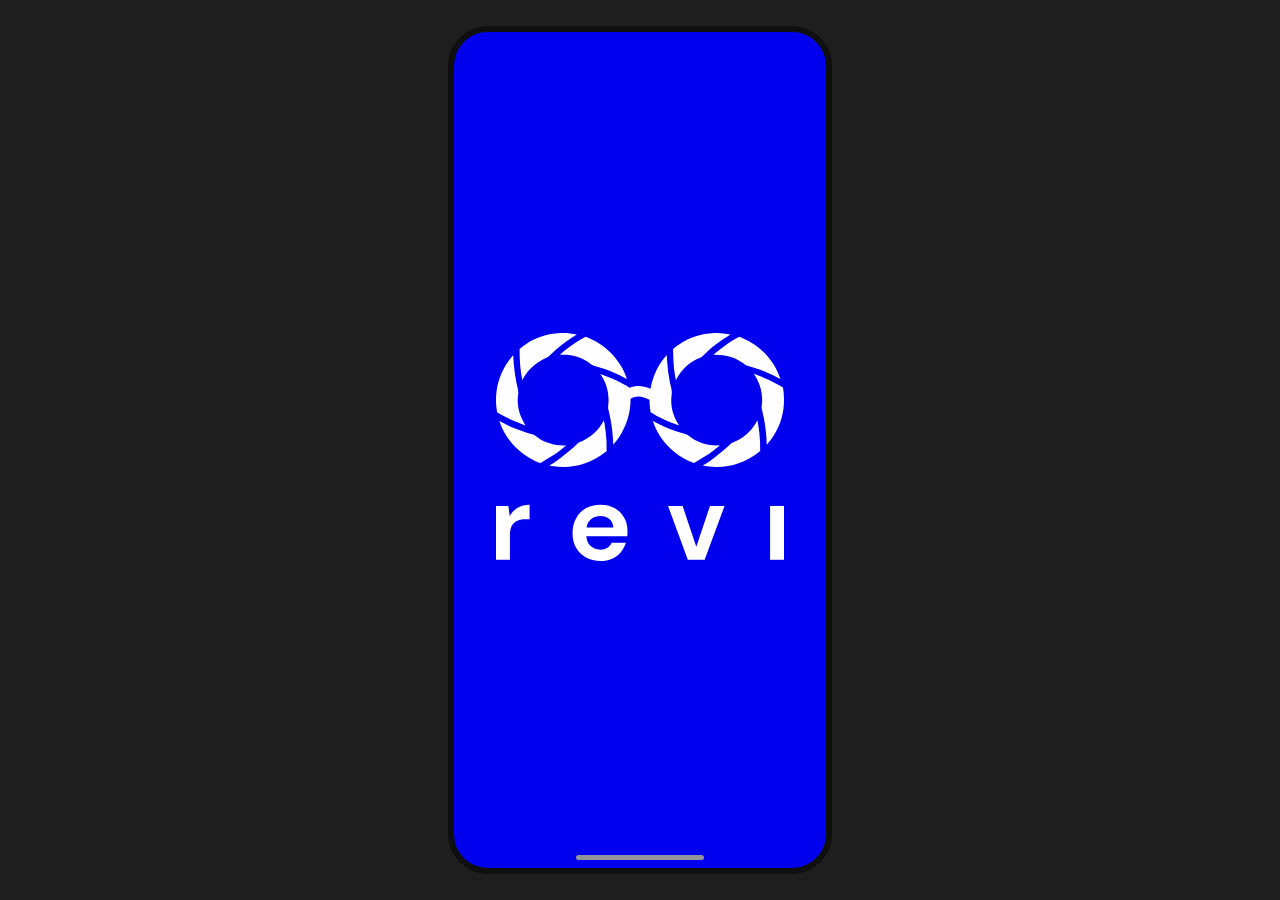
<file: index.html>
<!doctype html>
<html lang="pt-BR">
  <head>
    <meta charset="UTF-8" />
    <meta name="viewport" content="width=device-width, initial-scale=1.0" />
    <title>Revi - Conteúdo</title>

    <link
      rel="stylesheet"
      href="https://cdnjs.cloudflare.com/ajax/libs/font-awesome/6.5.1/css/all.min.css"
    />

    <link rel="stylesheet" href="./assets/styles/styles.css" />
    <link rel="stylesheet" href="./assets/styles/splash.css" />
    <link rel="stylesheet" href="./assets/styles/fonts.css" />

    <script src="./assets/scripts/splash.js" defer></script>
  </head>
  <body>
    <div id="mockup">
      <img src="./assets/images/logo.svg" alt="Revi" />
    </div>
  </body>
</html>
</file>
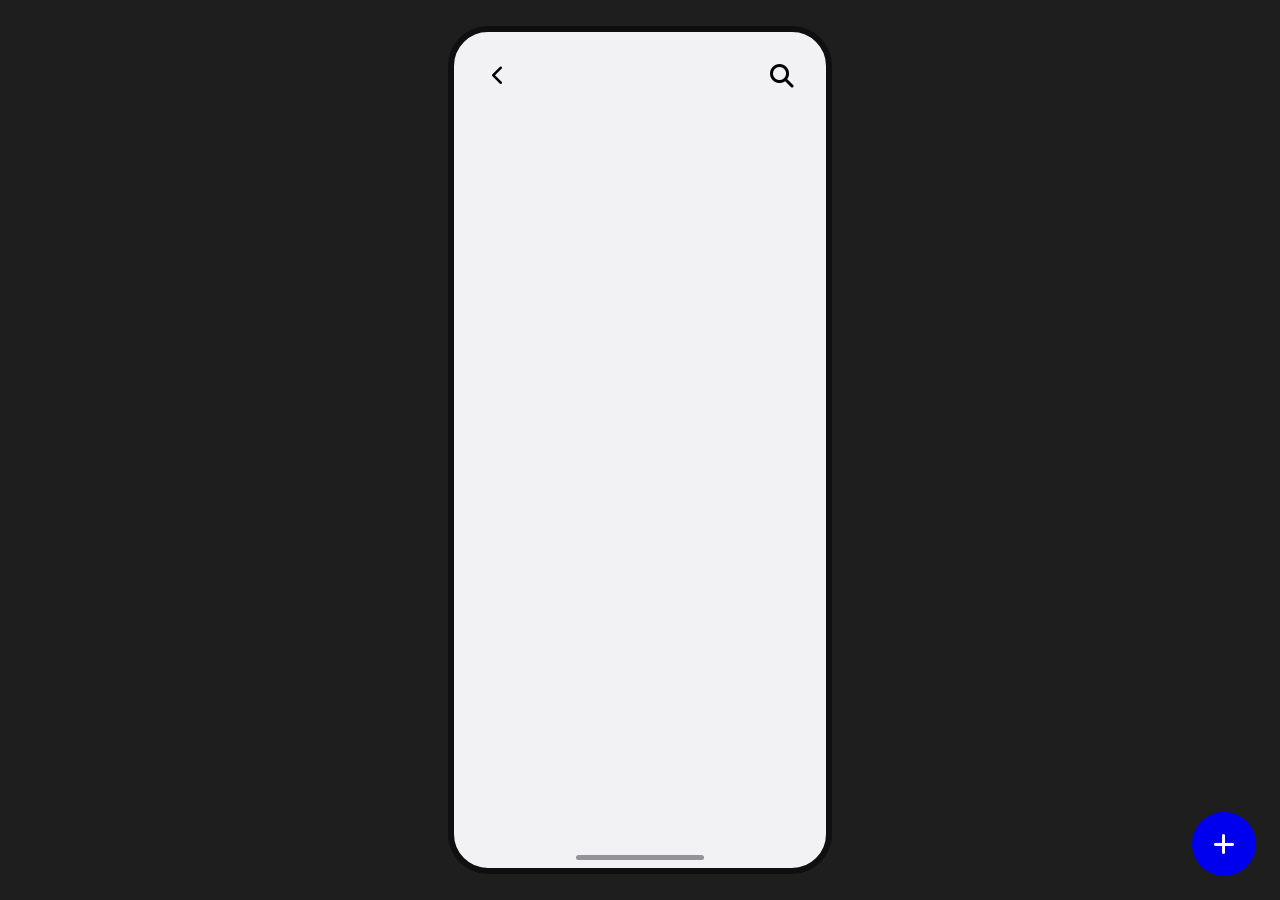
<file: assuntos.html>
<!doctype html>
<html lang="pt-BR">
  <head>
    <meta charset="UTF-8" />
    <meta name="viewport" content="width=device-width, initial-scale=1.0" />
    <title>Revi - Assuntos</title>

    <link
      rel="stylesheet"
      href="https://cdnjs.cloudflare.com/ajax/libs/font-awesome/6.5.1/css/all.min.css"
    />

    <link rel="stylesheet" href="./assets/styles/styles.css" />
    <link rel="stylesheet" href="./assets/styles/assuntos.css" />
    <link rel="stylesheet" href="./assets/styles/fonts.css" />

    <script src="./assets/scripts/script.js" defer></script>
    <script src="./assets/scripts/assuntos.js" defer></script>
  </head>
  <body>
    <div id="mockup">
      <header>
        <div>
          <a href="./pastas.html">
            <i class="fa-solid fa-chevron-left"></i>
          </a>
          <input type="search" placeholder="Pesquisar" id="pesquisa" />
          <h1 id="assunto"></h1>
        </div>
        <label for="pesquisa">
          <i class="fa-solid fa-magnifying-glass"></i>
        </label>
      </header>
      <main id="assuntos"></main>

      <button id="fab">
        <i class="fa-solid fa-plus"></i>
      </button>

      <dialog id="adicionar-assunto" class="modal">
        <form>
          <button id="fechar" type="button">
            <i class="fa-solid fa-xmark"></i>
          </button>
          <i class="fa-solid fa-folder-plus"></i>
          <label>Nome do assunto:</label>
          <input type="text" placeholder="Equação, Redação..." />
          <button type="submit">Salvar assunto</button>
        </form>
      </dialog>
    </div>
  </body>
</html>
</file>
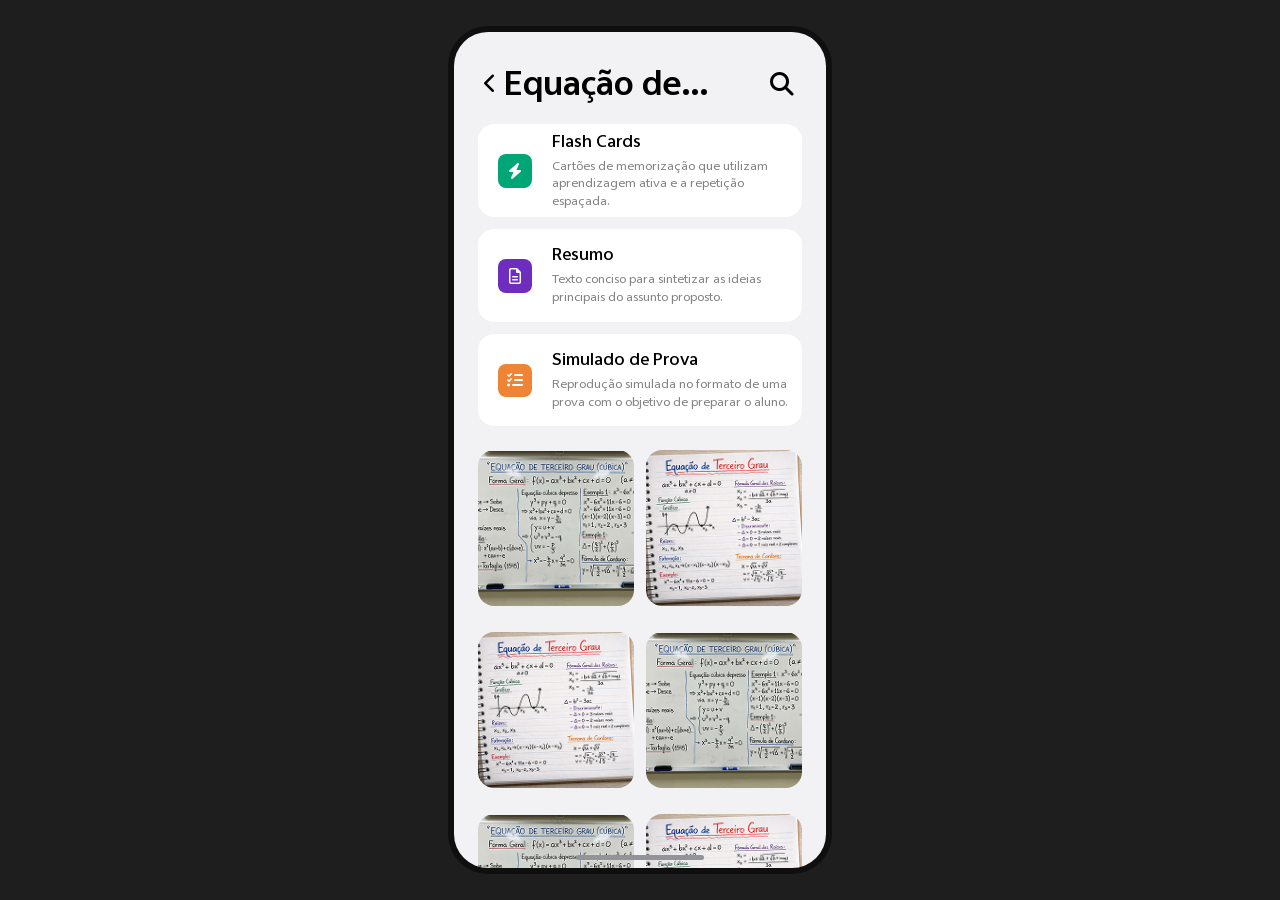
<file: conteudo.html>
<!doctype html>
<html lang="pt-BR">
  <head>
    <meta charset="UTF-8" />
    <meta name="viewport" content="width=device-width, initial-scale=1.0" />
    <title>Revi - Conteúdo</title>

    <link
      rel="stylesheet"
      href="https://cdnjs.cloudflare.com/ajax/libs/font-awesome/6.5.1/css/all.min.css"
    />

    <link rel="stylesheet" href="./assets/styles/styles.css" />
    <link rel="stylesheet" href="./assets/styles/conteudo.css" />
    <link rel="stylesheet" href="./assets/styles/fonts.css" />

    <script src="./assets/scripts/script.js" defer></script>
  </head>
  <body>
    <div id="mockup">
      <header>
        <div>
          <a href="./pastas.html"><i class="fa-solid fa-chevron-left"></i></a>
          <input type="search" placeholder="Pesquisar" id="pesquisa" />
          <h1>Equação de terceiro grau</h1>
        </div>

        <label for="pesquisa">
          <i class="fa-solid fa-magnifying-glass"></i>
        </label>
      </header>

      <main>
        <section id="nav-cards-section">
          <a href="./ia/flash-cards.html" class="nav-tools">
            <i class="fa-solid fa-bolt nav-icon flash-card-icon"></i>
            <div>
              <h2>Flash Cards</h2>
              <p>
                Cartões de memorização que utilizam aprendizagem ativa e a
                repetição espaçada.
              </p>
            </div>
          </a>

          <a href="./ia/resumo.html" class="nav-tools">
            <i class="fa-regular fa-file-lines nav-icon resumo-icon"></i>
            <div>
              <h2>Resumo</h2>
              <p>
                Texto conciso para sintetizar as ideias principais do assunto
                proposto.
              </p>
            </div>
          </a>

          <a href="./ia/simulado-prova.html" class="nav-tools">
            <i class="fa-solid fa-list-check nav-icon simulado-icon"></i>
            <div>
              <h2>Simulado de Prova</h2>
              <p>
                Reprodução simulada no formato de uma prova com o objetivo de
                preparar o aluno.
              </p>
            </div>
          </a>
        </section>

        <section>
          <ul id="image-grid-section">
            <li>
              <img
                class="image"
                src="./assets/images/foto_lousa.png"
                alt="foto da lousa"
              />
            </li>
            <li>
              <img
                class="image"
                src="./assets/images/foto_caderno.png"
                alt="foto do caderno"
              />
            </li>
            <li>
              <img
                class="image"
                src="./assets/images/foto_caderno.png"
                alt="foto do caderno"
              />
            </li>
            <li>
              <img
                class="image"
                src="./assets/images/foto_lousa.png"
                alt="foto da lousa"
              />
            </li>
            <li>
              <img
                class="image"
                src="./assets/images/foto_lousa.png"
                alt="foto da lousa"
              />
            </li>
            <li>
              <img
                class="image"
                src="./assets/images/foto_caderno.png"
                alt="foto do caderno"
              />
            </li>
          </ul>
        </section>
      </main>
    </div>
  </body>
</html>
</file>
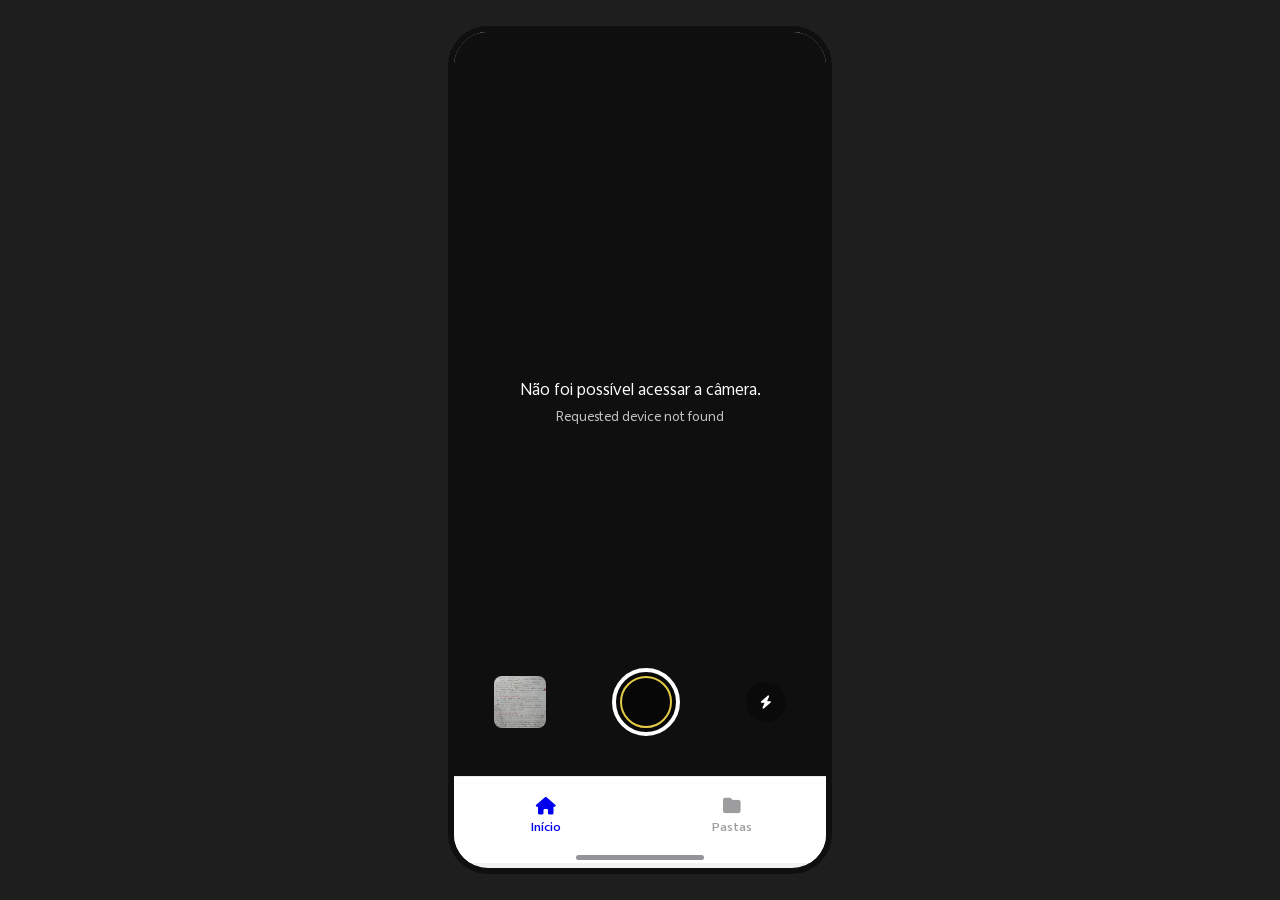
<file: home.html>
<!doctype html>
<html lang="pt-BR">
  <head>
    <meta charset="UTF-8" />
    <meta name="viewport" content="width=device-width, initial-scale=1.0" />
    <title>Revi - Página inicial</title>

    <link
      rel="stylesheet"
      href="https://cdnjs.cloudflare.com/ajax/libs/font-awesome/6.5.1/css/all.min.css"
    />

    <link rel="stylesheet" href="./assets/styles/styles.css" />
    <link rel="stylesheet" href="./assets/styles/home.css" />
    <link rel="stylesheet" href="./assets/styles/fonts.css" />

    <script src="./assets/scripts/home.js" defer></script>
  </head>
  <body>
    <div id="mockup">
      <main id="camera">
        <video id="camera-preview" autoplay muted playsinline></video>
        <div id="camera-erro" class="camera-erro" hidden>
          <p>Não foi possível acessar a câmera.</p>
          <p class="camera-erro-detalhe"></p>
        </div>
        <footer>
          <button id="galeria" type="button">
            <img
              id="galeria-thumb"
              src="./assets/images/preview_camera.png"
              alt=""
            />
          </button>
          <button id="capturar" type="button"></button>
          <button id="flash" type="button">
            <i class="fa-solid fa-bolt"></i>
          </button>
        </footer>
      </main>
      <footer>
        <a href="./home.html">
          <i class="fa-solid fa-house"></i>
          <span>Início</span>
        </a>
        <a href="./pastas.html">
          <i class="fa-solid fa-folder"></i>
          <span>Pastas</span>
        </a>
      </footer>

      <section id="selecao-imagem">
        <header>
          <div>
            <a href="./home.html"><i class="fa-solid fa-chevron-left"></i></a>
          </div>
        </header>

        <footer>
          <a href="./conteudo.html">Selecionar imagem</a>
        </footer>
      </section>
    </div>
  </body>
</html>
</file>
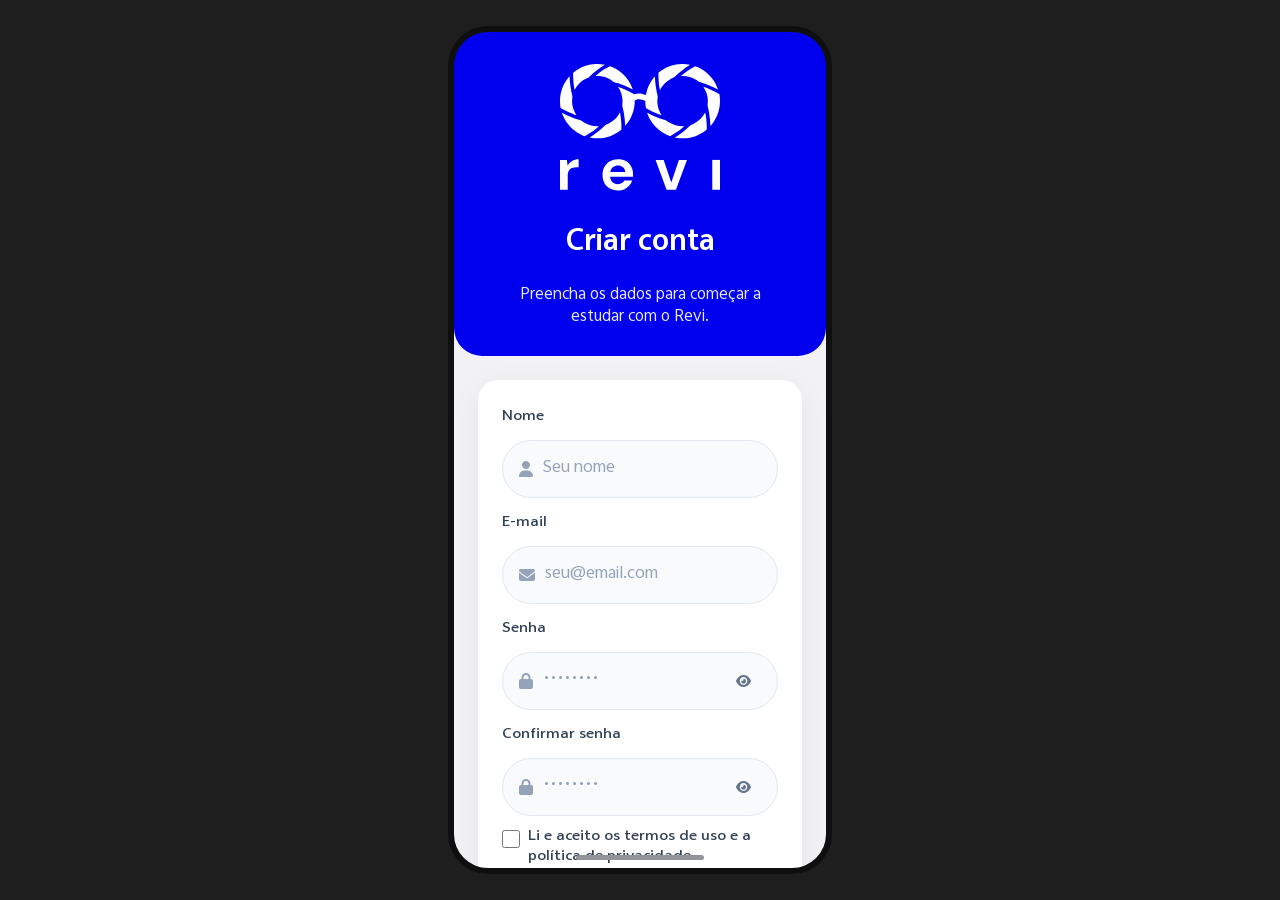
<file: auth/cadastro.html>
<!doctype html>
<html lang="pt-BR">
  <head>
    <meta charset="UTF-8" />
    <meta name="viewport" content="width=device-width, initial-scale=1.0" />
    <title>Revi - Criar conta</title>

    <link
      rel="stylesheet"
      href="https://cdnjs.cloudflare.com/ajax/libs/font-awesome/6.5.1/css/all.min.css"
    />

    <link rel="stylesheet" href="../assets/styles/styles.css" />
    <link rel="stylesheet" href="../assets/styles/auth.css" />
    <link rel="stylesheet" href="../assets/styles/fonts.css" />

    <script src="../assets/scripts/script.js" defer></script>
    <script src="../assets/scripts/cadastro.js" defer></script>
  </head>
  <body>
    <div id="mockup">
      <header class="login-brand">
        <img src="../assets/images/logo.svg" alt="Revi" />
        <h1>Criar conta</h1>
        <p>Preencha os dados para começar a estudar com o Revi.</p>
      </header>

      <main class="login-main">
        <form id="cadastro-form">
          <label for="nome">Nome</label>
          <div class="login-field">
            <i class="fa-solid fa-user" aria-hidden="true"></i>
            <input
              id="nome"
              name="nome"
              type="text"
              autocomplete="name"
              placeholder="Seu nome"
              required
              minlength="2"
            />
          </div>

          <label for="email">E-mail</label>
          <div class="login-field">
            <i class="fa-solid fa-envelope" aria-hidden="true"></i>
            <input
              id="email"
              name="email"
              type="email"
              autocomplete="email"
              inputmode="email"
              placeholder="seu@email.com"
              required
            />
          </div>

          <label for="senha">Senha</label>
          <div class="login-field">
            <i class="fa-solid fa-lock" aria-hidden="true"></i>
            <input
              id="senha"
              name="senha"
              type="password"
              autocomplete="new-password"
              placeholder="••••••••"
              required
              minlength="8"
            />
            <button
              type="button"
              class="login-toggle-senha"
              aria-label="Mostrar ou ocultar senha"
            >
              <i class="fa-solid fa-eye"></i>
            </button>
          </div>

          <label for="confirmar-senha">Confirmar senha</label>
          <div class="login-field">
            <i class="fa-solid fa-lock" aria-hidden="true"></i>
            <input
              id="confirmar-senha"
              name="confirmar-senha"
              type="password"
              autocomplete="new-password"
              placeholder="••••••••"
              required
              minlength="6"
            />
            <button
              type="button"
              class="login-toggle-senha"
              aria-label="Mostrar ou ocultar confirmação de senha"
            >
              <i class="fa-solid fa-eye"></i>
            </button>
          </div>

          <label class="login-termos">
            <input type="checkbox" name="termos" required />
            <span
              >Li e aceito os termos de uso e a política de privacidade.</span
            >
          </label>

          <button type="submit" class="login-submit">
            Criar conta
            <i class="fa-solid fa-arrow-right" aria-hidden="true"></i>
          </button>
        </form>

        <p class="login-footer">
          Já tem conta?
          <a href="./login.html" class="login-link">Entrar</a>
        </p>
      </main>
    </div>
  </body>
</html>
</file>
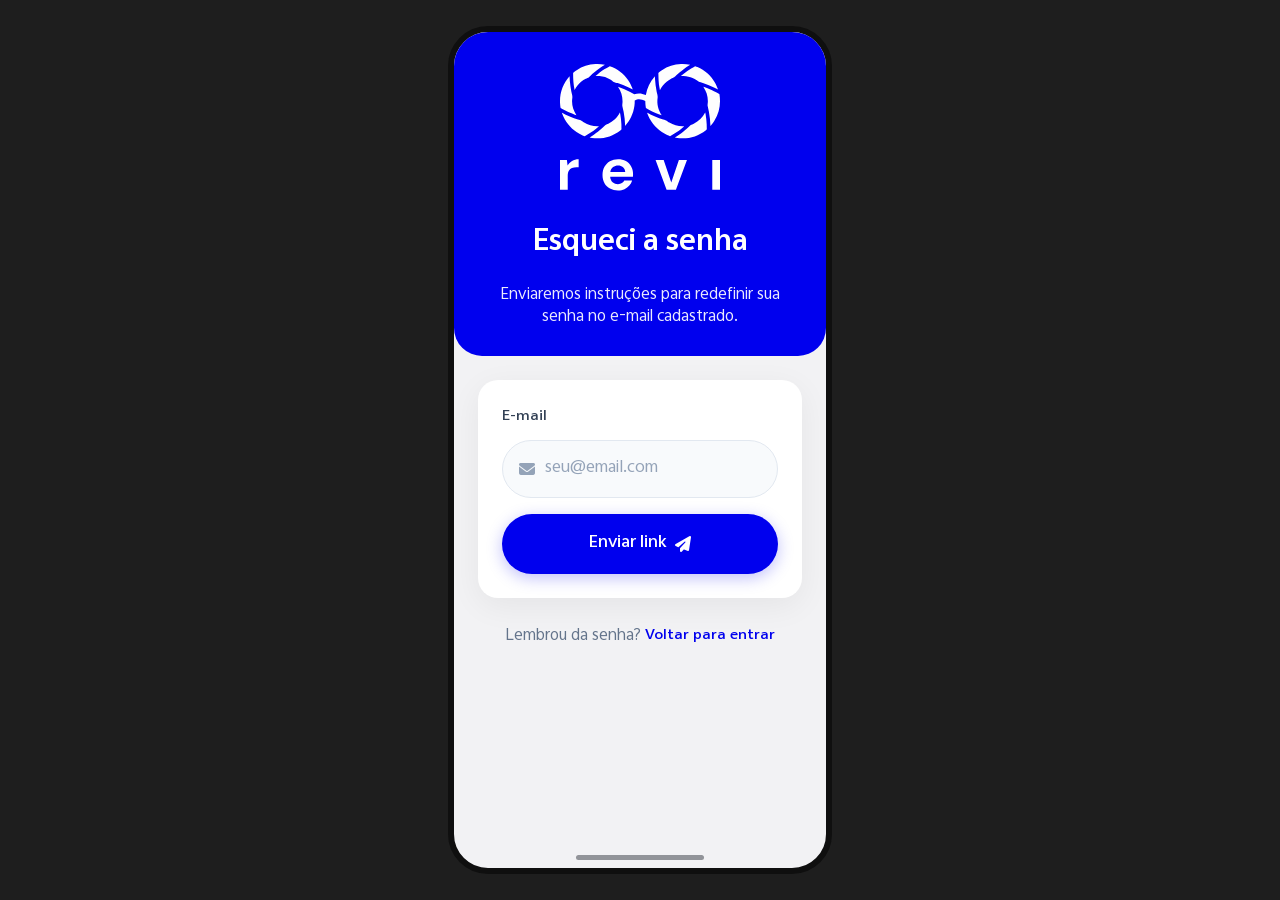
<file: auth/esqueci-senha.html>
<!doctype html>
<html lang="pt-BR">
  <head>
    <meta charset="UTF-8" />
    <meta name="viewport" content="width=device-width, initial-scale=1.0" />
    <title>Revi - Esqueci a senha</title>

    <link
      rel="stylesheet"
      href="https://cdnjs.cloudflare.com/ajax/libs/font-awesome/6.5.1/css/all.min.css"
    />

    <link rel="stylesheet" href="../assets/styles/styles.css" />
    <link rel="stylesheet" href="../assets/styles/auth.css" />
    <link rel="stylesheet" href="../assets/styles/fonts.css" />

    <script src="../assets/scripts/script.js" defer></script>
    <script src="../assets/scripts/esqueci-senha.js" defer></script>
  </head>
  <body>
    <div id="mockup">
      <header class="login-brand">
        <img src="../assets/images/logo.svg" alt="Revi" />
        <h1>Esqueci a senha</h1>
        <p>
          Enviaremos instruções para redefinir sua senha no e-mail cadastrado.
        </p>
      </header>

      <main class="login-main">
        <form id="esqueci-form">
          <label for="email">E-mail</label>
          <div class="login-field">
            <i class="fa-solid fa-envelope" aria-hidden="true"></i>
            <input
              id="email"
              name="email"
              type="email"
              autocomplete="email"
              inputmode="email"
              placeholder="seu@email.com"
              required
            />
          </div>

          <button type="submit" class="login-submit">
            Enviar link
            <i class="fa-solid fa-paper-plane" aria-hidden="true"></i>
          </button>
        </form>

        <p class="login-footer">
          Lembrou da senha?
          <a href="./login.html" class="login-link">Voltar para entrar</a>
        </p>
      </main>
    </div>
  </body>
</html>
</file>
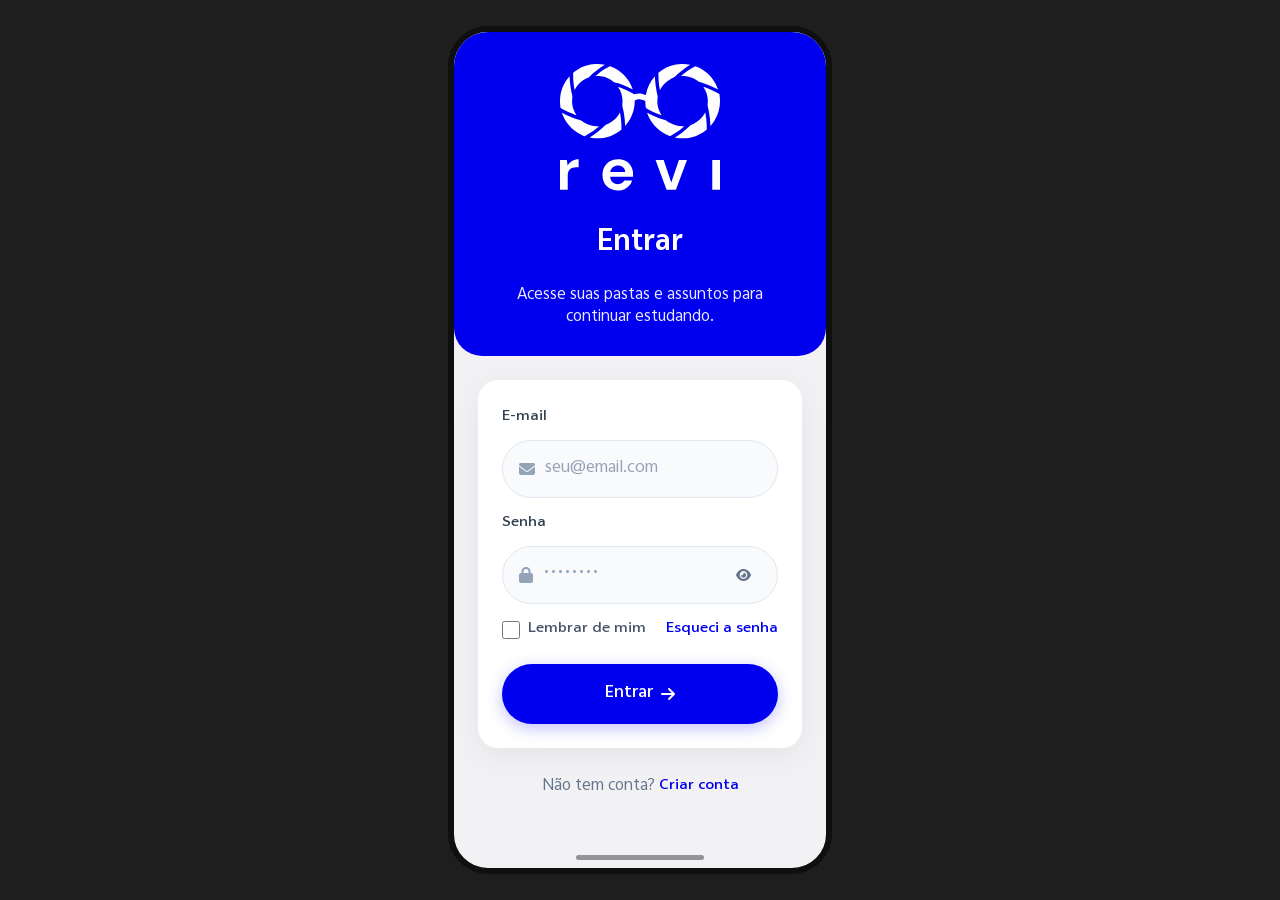
<file: auth/login.html>
<!doctype html>
<html lang="pt-BR">
  <head>
    <meta charset="UTF-8" />
    <meta name="viewport" content="width=device-width, initial-scale=1.0" />
    <title>Revi - Entrar</title>

    <link
      rel="stylesheet"
      href="https://cdnjs.cloudflare.com/ajax/libs/font-awesome/6.5.1/css/all.min.css"
    />

    <link rel="stylesheet" href="../assets/styles/styles.css" />
    <link rel="stylesheet" href="../assets/styles/auth.css" />
    <link rel="stylesheet" href="../assets/styles/fonts.css" />

    <script src="../assets/scripts/script.js" defer></script>
    <script src="../assets/scripts/login.js" defer></script>
  </head>
  <body>
    <div id="mockup">
      <header class="login-brand">
        <img src="../assets/images/logo.svg" alt="Revi" />
        <h1>Entrar</h1>
        <p>Acesse suas pastas e assuntos para continuar estudando.</p>
      </header>

      <main class="login-main">
        <form id="login-form">
          <label for="email">E-mail</label>
          <div class="login-field">
            <i class="fa-solid fa-envelope" aria-hidden="true"></i>
            <input
              id="email"
              name="email"
              type="email"
              autocomplete="email"
              inputmode="email"
              placeholder="seu@email.com"
              required
            />
          </div>

          <label for="senha">Senha</label>
          <div class="login-field">
            <i class="fa-solid fa-lock" aria-hidden="true"></i>
            <input
              id="senha"
              name="senha"
              type="password"
              autocomplete="current-password"
              placeholder="••••••••"
              required
              minlength="8"
            />
            <button
              type="button"
              class="login-toggle-senha"
              aria-label="Mostrar ou ocultar senha"
            >
              <i class="fa-solid fa-eye"></i>
            </button>
          </div>

          <div class="login-row">
            <label class="login-lembrar">
              <input type="checkbox" name="lembrar" />
              <span>Lembrar de mim</span>
            </label>
            <a href="./esqueci-senha.html" class="login-link">Esqueci a senha</a>
          </div>

          <button type="submit" class="login-submit">
            Entrar
            <i class="fa-solid fa-arrow-right" aria-hidden="true"></i>
          </button>
        </form>

        <p class="login-footer">
          Não tem conta?
          <a href="./cadastro.html" class="login-link">Criar conta</a>
        </p>
      </main>
    </div>
  </body>
</html>
</file>
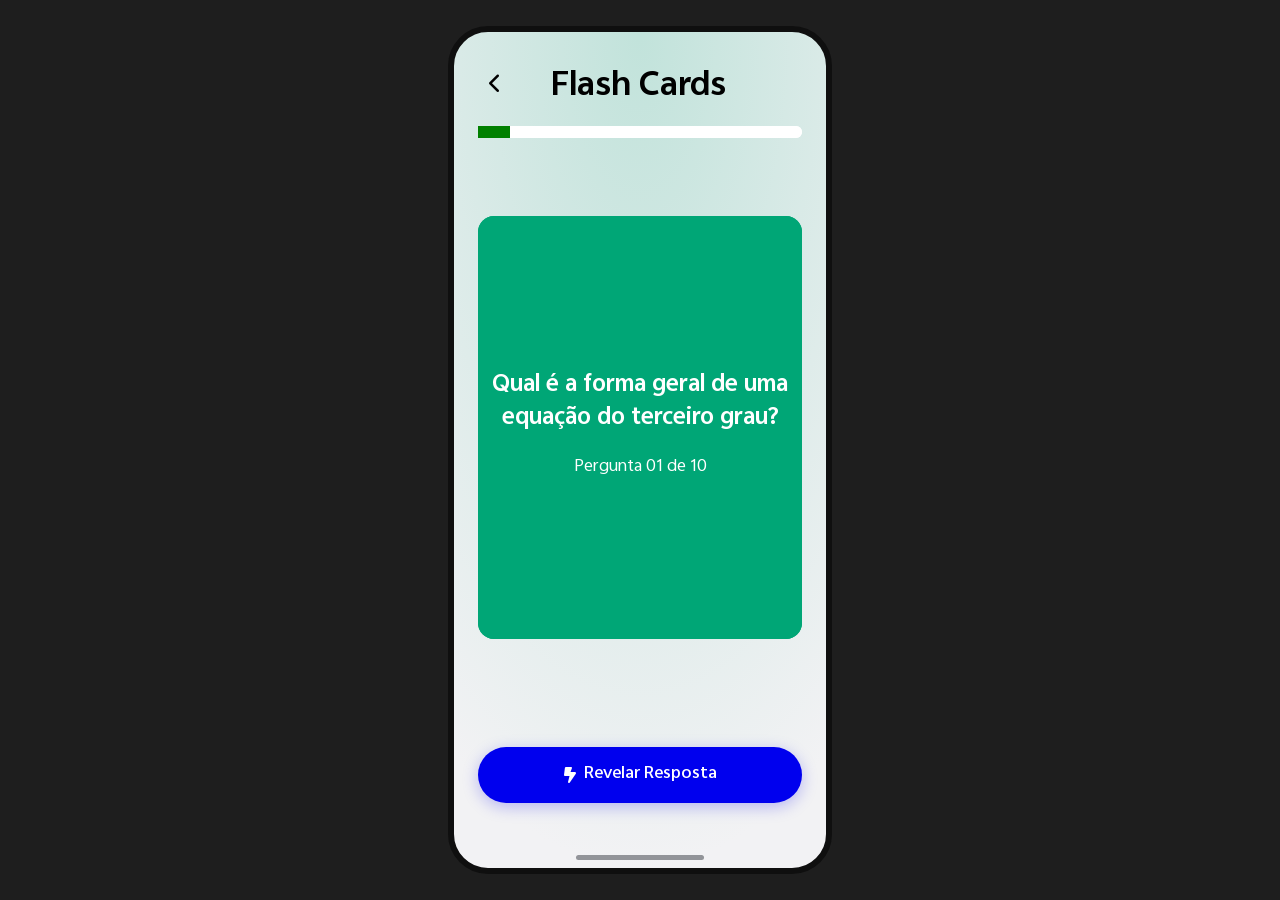
<file: ia/flash-cards.html>
<!doctype html>
<html lang="pt-BR">
  <head>
    <meta charset="UTF-8" />
    <meta name="viewport" content="width=device-width, initial-scale=1.0" />
    <title>Revi - Flash Cards</title>

    <link
      rel="stylesheet"
      href="https://cdnjs.cloudflare.com/ajax/libs/font-awesome/6.5.1/css/all.min.css"
    />

    <link rel="stylesheet" href="../assets/styles/styles.css" />
    <link rel="stylesheet" href="../assets/styles/flash-cards.css" />
    <link rel="stylesheet" href="../assets/styles/fonts.css" />

    <script src="../assets/scripts/script.js" defer></script>
    <script src="../assets/scripts/flash-cards.js" defer></script>
  </head>
  <body>
    <div id="mockup">
      <header>
        <div>
          <a href="../conteudo.html">
            <i class="fa-solid fa-chevron-left"></i>
          </a>
          <h1>Flash Cards</h1>
        </div>
      </header>

      <section id="progress-bar-section">
        <progress id="progresso-flash-cards" max="100" value="0"></progress>
      </section>

      <section class="flip-card">
        <div class="flip-card-inner">
          <div class="card-section-front">
            <div>
              <div class="flash-card__corpo">
                <h2 class="flash-card__titulo"></h2>
                <p class="flash-card__numeracao"></p>
              </div>
            </div>
          </div>

          <div class="card-section-back">
            <div>
              <div class="flash-card__corpo">
                <h2 class="flash-card__titulo"></h2>
                <p class="flash-card__resposta"></p>
                <p class="flash-card__numeracao"></p>
              </div>
            </div>
          </div>
        </div>
      </section>

      <section id="review-section">
        <button
          type="button"
          id="btn-reveal-answer"
          class="review-actions__reveal"
        >
          <i class="fa-solid fa-bolt-lightning"></i>
          <span>Revelar Resposta</span>
        </button>
        <div class="review-actions__levels" role="group">
          <button
            type="button"
            class="review-actions__level"
            data-level="facil"
          >
            <span class="review-actions__level-icon">
              <img
                src="../assets/images/niveis/facil.svg"
                alt=""
                width="42"
                height="42"
              />
            </span>
            <span class="review-actions__level-label">Fácil</span>
          </button>
          <button
            type="button"
            class="review-actions__level"
            data-level="medio"
          >
            <span class="review-actions__level-icon">
              <img
                src="../assets/images/niveis/medio.svg"
                alt=""
                width="42"
                height="42"
              />
            </span>
            <span class="review-actions__level-label">Médio</span>
          </button>
          <button
            type="button"
            class="review-actions__level"
            data-level="dificil"
          >
            <span class="review-actions__level-icon">
              <img
                src="../assets/images/niveis/dificil.svg"
                alt=""
                width="42"
                height="42"
              />
            </span>
            <span class="review-actions__level-label">Difícil</span>
          </button>
        </div>
      </section>
    </div>
  </body>
</html>
</file>
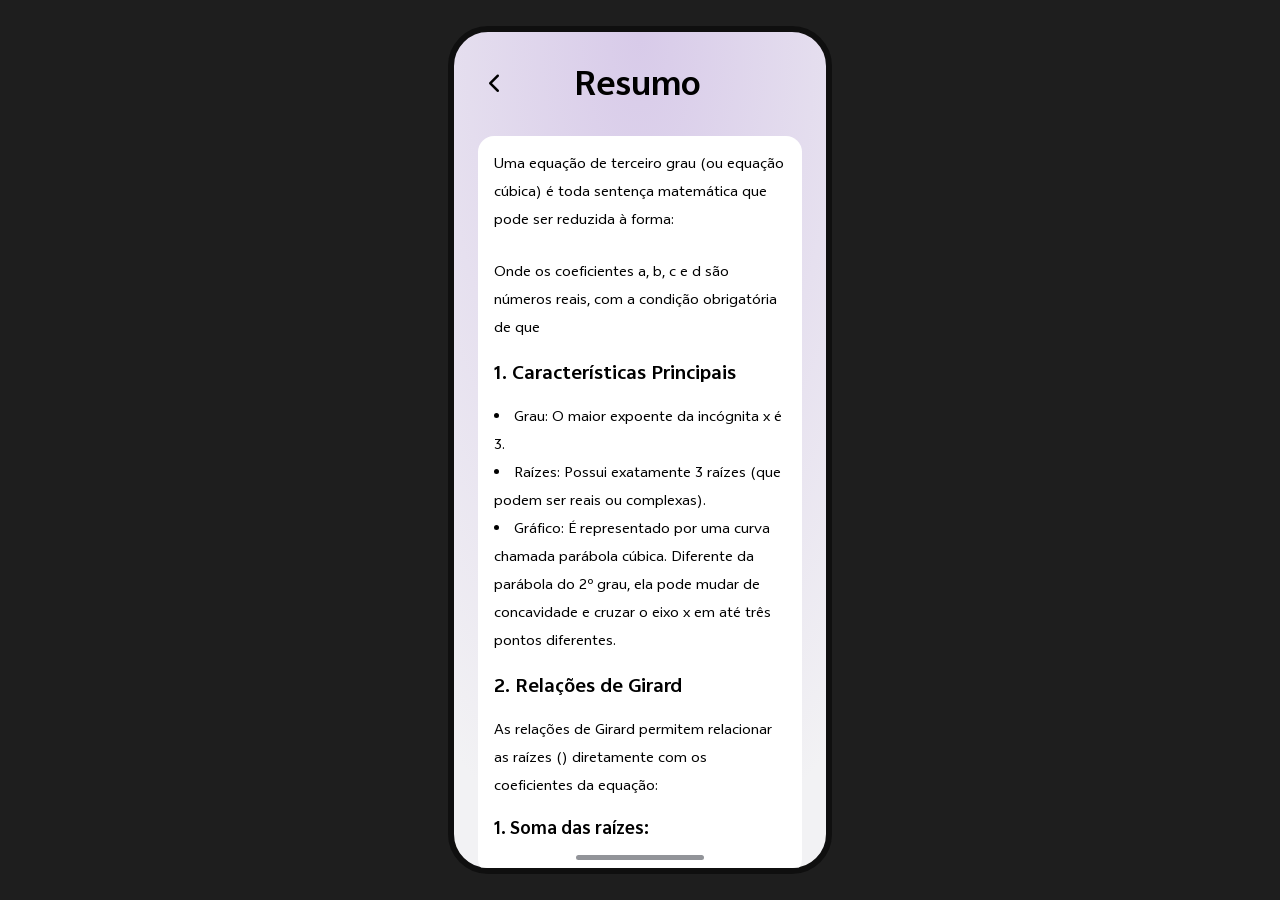
<file: ia/resumo.html>
<!doctype html>
<html lang="pt-BR">
  <head>
    <meta charset="UTF-8" />
    <meta name="viewport" content="width=device-width, initial-scale=1.0" />
    <title>Revi - Resumo</title>

    <link
      rel="stylesheet"
      href="https://cdnjs.cloudflare.com/ajax/libs/font-awesome/6.5.1/css/all.min.css"
    />

    <link rel="stylesheet" href="../assets/styles/styles.css" />
    <link rel="stylesheet" href="../assets/styles/resumo.css" />
    <link rel="stylesheet" href="../assets/styles/fonts.css" />

    <script src="../assets/scripts/script.js" defer></script>
  </head>
  <body>
    <div id="mockup">
      <header>
        <div>
          <a href="../conteudo.html">
            <i class="fa-solid fa-chevron-left"></i>
          </a>
          <h1>Resumo</h1>
        </div>
      </header>
      <main id="resumo">
        <p>
          Uma equação de terceiro grau (ou equação cúbica) é toda sentença
          matemática que pode ser reduzida à forma:
        </p>
        <math>ax³ + bx² + cx + d = 0</math>
        <p>
          Onde os coeficientes a, b, c e d são números reais, com a condição
          obrigatória de que <math>a ≠ 0</math>
        </p>

        <h2>1. Características Principais</h2>
        <ul>
          <li>Grau: O maior expoente da incógnita x é 3.</li>
          <li>
            Raízes: Possui exatamente 3 raízes (que podem ser reais ou
            complexas).
          </li>
          <li>
            Gráfico: É representado por uma curva chamada parábola cúbica.
            Diferente da parábola do 2º grau, ela pode mudar de concavidade e
            cruzar o eixo x em até três pontos diferentes.
          </li>
        </ul>

        <h2>2. Relações de Girard</h2>
        <p>
          As relações de Girard permitem relacionar as raízes
          (<math>r¹,r²,r³</math>) diretamente com os coeficientes da equação:
        </p>

        <h3>1. Soma das raízes:</h3>
        <math>r¹ + r² + r³ = -b/a</math>
      </main>
    </div>
  </body>
</html>
</file>
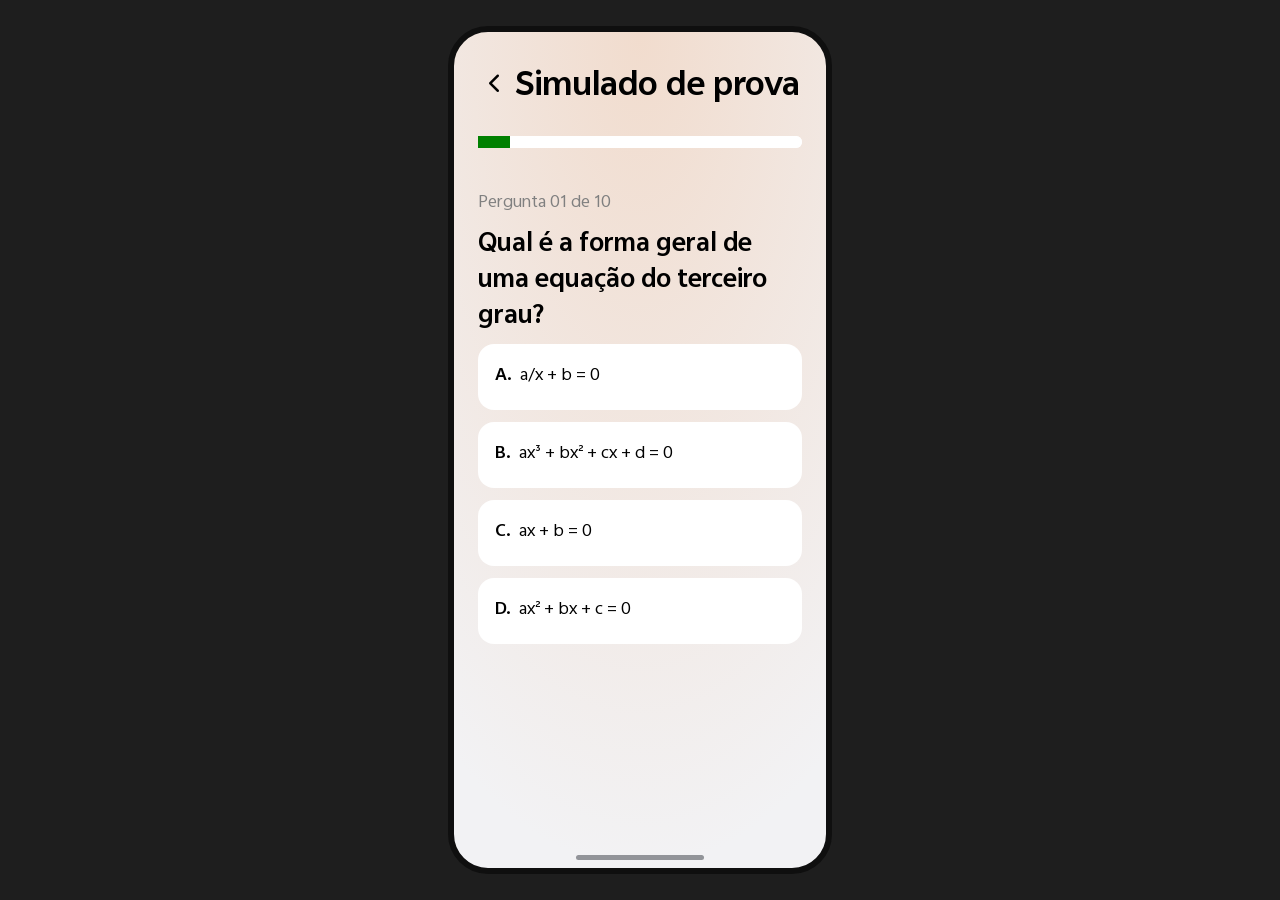
<file: ia/simulado-prova.html>
<!doctype html>
<html lang="pt-BR">
  <head>
    <meta charset="UTF-8" />
    <meta name="viewport" content="width=device-width, initial-scale=1.0" />
    <title>Revi - Simulado de prova</title>

    <link
      rel="stylesheet"
      href="https://cdnjs.cloudflare.com/ajax/libs/font-awesome/6.5.1/css/all.min.css"
    />

    <link rel="stylesheet" href="../assets/styles/styles.css" />
    <link rel="stylesheet" href="../assets/styles/simulado-prova.css" />
    <link rel="stylesheet" href="../assets/styles/fonts.css" />

    <script src="../assets/scripts/script.js" defer></script>
    <script src="../assets/scripts/simulado-prova.js" defer></script>
  </head>
  <body>
    <div id="mockup">
      <header>
        <div>
          <a href="../conteudo.html">
            <i class="fa-solid fa-chevron-left"></i>
          </a>
          <h1>Simulado de prova</h1>
        </div>
      </header>
      <form id="simulado">
        <progress id="progresso-simulado" value="0" max="100"></progress>
        <span id="indice-pergunta"></span>
        <h2 id="texto-pergunta"></h2>
        <ul id="lista-alternativas"></ul>

        <button type="submit" id="btn-proxima">
          <i class="fa-solid fa-chevron-right"></i>
          <span>Próxima pergunta</span>
        </button>
      </form>
    </div>
  </body>
</html>
</file>
<file: assets/styles/styles.css>
* {
  margin: 0;
  padding: 0;
  box-sizing: border-box;
  font-family: "Jovi Sans", sans-serif;
}

html,
body {
  height: 100%;
  width: 100%;
  background-color: #1e1e1e;
}

body {
  display: flex;
  justify-content: center;
  align-items: center;
}

#mockup {
  position: relative;
  display: flex;
  flex-direction: column;

  width: 100%;
  height: 100%;
  max-width: 24rem;
  max-height: 53rem;

  border-radius: 40px;
  border: 6px solid #0f0f0f;
  background-color: #f2f2f4;
  overflow: hidden;

  &::after {
    content: "";
    position: sticky;
    bottom: 0.5rem;
    left: 50%;
    transform: translateX(-50%);

    width: 8rem;
    min-height: 5px;
    border-radius: 5px;
    margin-top: auto;

    background-color: #929499;
    z-index: 75;
  }
}

#mockup header {
  display: flex;
  align-items: center;
  justify-content: space-between;
  gap: 1rem;

  padding: 1.5rem;
  padding-bottom: 0;

  div {
    flex: 1;
    position: relative;
    display: flex;
    align-items: center;

    h1,
    input {
      transition: opacity 0.2s ease-in-out;
    }

    a {
      display: inline-flex;
      align-items: center;
      justify-content: center;

      color: inherit;
      text-decoration: none;
      width: 2.5rem;
      height: 2.5rem;
      font-size: 1.25rem;
    }

    h1 {
      display: flex;
      align-items: center;
      gap: 0.5rem;

      font-size: 2rem;
      margin-bottom: -0.5rem;

      display: -webkit-box;
      -webkit-line-clamp: 1;
      -webkit-box-orient: vertical;
      overflow: hidden;
    }

    input {
      opacity: 0;

      position: absolute;
      top: 50%;
      transform: translateY(-50%);

      background-color: #e6e6e8;
      height: 2.5rem;
      border-radius: 99px;
      padding: 0 0.75rem;
      border: none;
      width: 100%;

      pointer-events: none;
      z-index: 10;
    }

    input:focus ~ h1,
    input:not(:placeholder-shown) ~ h1 {
      opacity: 0;
    }

    input:focus,
    input:not(:placeholder-shown) {
      opacity: 1;
      outline: none;
      pointer-events: auto;
    }
  }

  label {
    width: 2.5rem;
    height: 2.5rem;
    border-radius: 50%;
    font-size: 1.5rem;
    margin-left: auto;

    display: flex;
    justify-content: center;
    align-items: center;

    background-color: transparent;
    border: none;
    cursor: pointer;

    &:hover {
      background-color: #f0f0f0;
      transition: background-color 0.2s ease-in-out;
    }
  }
}

#mockup > footer {
  position: sticky;
  bottom: 0;
  left: 0;
  right: 0;
  z-index: 50;

  display: flex;
  justify-content: space-around;
  background-color: #ffffff;

  width: 100%;
  border-top: 1px solid #ebebeb;
  padding-bottom: 1rem;
  margin-top: auto;

  a {
    display: flex;
    flex-direction: column;
    align-items: center;
    justify-content: center;

    font-size: 0.75rem;
    line-height: 1;
    text-decoration: none;
    padding: 0.75rem;

    font-weight: 600;

    color: #9d9d9f;

    i {
      font-size: 1.1rem;
      padding: 0.5rem;
    }
  }
}

#mockup > button#fab {
  position: fixed;
  bottom: 1.5rem;
  right: 1.5rem;

  display: flex;
  align-items: center;
  justify-content: center;

  min-width: 4rem;
  min-height: 4rem;
  border-radius: 50%;

  background-color: #0000ee;
  color: #ffffff;

  font-size: 1.5rem;
  line-height: 0;

  border: none;
  cursor: pointer;
  transition: all 0.2s ease-in-out;

  &:hover {
    transform: scale(1.05);
    filter: brightness(1.2);
  }
}

#mockup:has(> footer) > button#fab {
  bottom: 6rem;
}

dialog[open].modal {
  display: flex;
  align-items: center;
  justify-content: center;
  margin: auto;

  position: absolute;
  inset: 0;
  width: 100%;
  height: 100%;

  background-color: transparent;
  border: none;

  z-index: 100;

  form {
    position: relative;

    display: flex;
    flex-direction: column;
    align-items: center;
    justify-content: center;

    min-width: 22rem;
    border-radius: 16px;
    padding: 1.5rem;

    background-color: #ffffff;
    border: none;

    & > i {
      display: flex;
      align-items: center;
      justify-content: center;
      border-radius: 8px;

      padding: 1rem;
      margin-bottom: 1rem;
      font-size: 2.5rem;

      background-color: #9d9d9f;
      color: #ffffff;
    }

    label {
      width: 100%;
      font-size: 1rem;
      font-weight: 600;
    }

    input {
      width: 100%;
      padding: 0.75rem 1.25rem;
      border-radius: 99px;
      border: 1px solid #e2e8f0;
      font-size: 1rem;

      &::placeholder {
        font-size: 1rem;
        color: #94a3b8;
      }
    }

    button[type="submit"] {
      width: 100%;
      padding: 0.75rem;
      border-radius: 99px;
      margin-top: 1rem;

      font-size: 1rem;
      font-weight: 600;

      background-color: #0000ee;
      color: #ffffff;
      box-shadow: 0 4px 16px 0 #0000ee40;

      cursor: pointer;
      border: none;
    }

    button#fechar {
      position: absolute;
      top: 0.75rem;
      right: 0.75rem;

      width: 1.5rem;
      height: 1.5rem;
      border-radius: 50%;

      background-color: transparent;
      color: #64748b;
      border: 2px solid #64748b;

      font-size: 0.75rem;
      line-height: 0;

      cursor: pointer;
    }
  }
}

dialog[open].modal::backdrop {
  background-color: rgba(0, 0, 0, 0.4);
}

.popup {
  position: absolute;
  top: 100%;
  margin-top: 1rem;

  background-color: transparent;
  border: none;
  z-index: 100;

  ul {
    display: grid;

    padding: 1rem;
    border-radius: 16px;

    background-color: #ffffff;
    list-style: none;

    hr {
      width: 100%;
      height: 1px;
      background-color: #e4e4e4;
      border: none;
      margin: 0.5rem 0;
    }

    li > * {
      display: flex;
      align-items: center;
      gap: 0.5rem;

      width: 100%;
      min-width: 12rem;
      padding: 0.5rem;
      height: 3rem;
      border-radius: 8px;

      background-color: #ffffff;
      color: #000000;
      border: none;

      transition: background-color 0.2s ease-in-out;
      cursor: pointer;

      text-decoration: none;
      font-size: 0.875rem;

      &:hover {
        background-color: #f0f0f0;
      }
    }
  }
}

@media (max-width: 768px) {
  html,
  body {
    background-color: #f2f2f4;
    background-color: #f0f0f0;
    color: #000000;
  }

  #mockup {
    border: none;
    max-width: 100%;
    max-height: 100%;
    border-radius: 0;

    padding-bottom: 4rem;

    &::after {
      display: none;
    }
  }

  #mockup > footer {
    position: fixed;
    padding-bottom: 0;
  }
}
</file>
<file: assets/styles/splash.css>
#mockup {
  display: flex;
  align-items: center;
  justify-content: center;

  background-color: #0000ee;
  padding: 0 2.5rem;

  img {
    width: 100%;
    height: auto;
    margin-top: auto;
    max-width: 18rem;
  }
}
</file>
<file: assets/styles/fonts.css>
@font-face {
  font-family: "Jovi Sans";
  src: url("../fonts/jovisans.ttf") format("truetype");
  font-weight: normal;
  font-style: normal;
}

@font-face {
  font-family: "Jovi Sans";
  src: url("../fonts/jovisans_bold.ttf") format("truetype");
  font-weight: 700;
  font-style: normal;
}

@font-face {
  font-family: "Jovi Sans";
  src: url("../fonts/jovisans_semibold.ttf") format("truetype");
  font-weight: 600;
  font-style: normal;
}
</file>
<file: assets/styles/assuntos.css>
#mockup {
  overflow: scroll;
}

main {
  display: grid;
  grid-template-columns: repeat(2, 1fr);
  gap: 1.5rem;
  padding: 1.5rem;

  .assunto {
    position: relative;

    .conteudo-assunto {
      display: flex;
      flex-direction: column;

      height: 100%;
      border-radius: 16px;
      padding: 0.75rem;

      background-color: #ffffff;
      color: #000000;
      border: none;

      text-align: start;
      text-decoration: none;
      transition: all 0.2s ease-in-out;
      cursor: pointer;

      h2 {
        font-size: 1rem;
        line-height: 1.5;
        font-weight: 600;
        margin-bottom: 0.5rem;

        display: -webkit-box;
        -webkit-line-clamp: 2;
        -webkit-box-orient: vertical;
        overflow: hidden;
      }

      .imagens {
        display: grid;
        grid-template-columns: repeat(2, 1fr);
        gap: 0.5rem;

        margin-top: auto;

        img {
          height: 2.5rem;
          width: 100%;
          border-radius: 8px;
        }
      }

      span {
        display: block;
        margin-top: 1rem;
        width: 100%;

        font-size: 0.75rem;
        font-weight: 600;
        color: #868686;
        text-transform: uppercase;
      }
    }
    
    .conteudo-assunto:hover,
    .conteudo-assunto:hover ~ #acoes-assunto,
    #acoes-assunto:hover {
      scale: 1.02;
    }

    #acoes-assunto {
      position: absolute;
      bottom: 0.75rem;
      right: 0.75rem;

      width: 1.5rem;
      height: 1.5rem;
      border-radius: 50%;

      color: #868686;
      background-color: transparent;

      border: none;
      cursor: pointer;
      transition: all 0.2s ease-in-out;

      &:hover {
        background-color: #f0f0f0;
      }
    }

    &:nth-child(even) .popup {
      right: 0;
    }
  }
}
</file>
<file: assets/styles/conteudo.css>
#mockup {
  overflow-y: auto;
}

button {
  background-color: transparent;
  border: none;
  width: 36px;
  height: 36px;
}

#nav-cards-section {
  display: flex;
  flex-direction: column;
  padding: 0 1.5rem;
  gap: 0.75rem;
  margin-top: 0.75rem;
}

.nav-tools {
  display: flex;
  width: 100%;
  height: 5.8rem;
  border-radius: 1rem;
  background-color: #ffff;
  text-decoration: none;

  div {
    display: flex;
    flex-direction: column;
    justify-content: center;
    flex: 1;
  }

  h2 {
    font-size: 1rem;
    font-weight: 600;
    color: #000000;
  }

  p {
    font-size: 0.75rem;
    color: #808080;
    line-height: 1.12rem;
  }
}

.nav-icon {
  display: flex;
  align-items: center;
  justify-content: center;
  color: white;
  height: 2.12rem;
  width: 2.12rem;
  border-radius: 0.5rem;
  margin: 1.87rem 1.25rem 1.87rem 1.25rem;
}

.flash-card-icon {
  background-color: #00a676;
}

.resumo-icon {
  background-color: #6f2dbd;
}

.simulado-icon {
  background-color: #ee8434;
}

#image-grid-section {
  display: grid;
  list-style: none;
  grid-template-columns: 1fr 1fr;
  gap: 0.75rem;
  padding: 1.5rem;
}

.image {
  width: 100%;
  aspect-ratio: 1/1;
  object-fit: cover;
  border-radius: 1rem;
}
</file>
<file: assets/styles/home.css>
#mockup {
  position: relative;
}

#mockup > main {
  position: relative;
  flex: 1;
  display: flex;
  flex-direction: column;
  min-height: 0;

  overflow: hidden;
  background-color: #0f0f0f;

  #camera-preview {
    position: absolute;
    inset: 0;
    z-index: 0;

    width: 100%;
    height: 100%;
    object-fit: cover;
    object-position: center;
  }

  /* Câmera frontal costuma vir sem espelhar; alinha ao comportamento de “selfie”. */
  #camera-preview.camera-preview-espelhada {
    transform: scaleX(-1);
  }

  .camera-erro {
    position: absolute;
    inset: 0;
    z-index: 5;

    display: flex;
    flex-direction: column;
    align-items: center;
    justify-content: center;
    gap: 0.5rem;
    padding: 1.5rem;

    text-align: center;
    color: #ffffff;
    font-size: 0.95rem;
    line-height: 1.4;

    background-color: #0f0f0f;
  }

  .camera-erro[hidden] {
    display: none;
  }

  .camera-erro-detalhe {
    font-size: 0.8rem;
    opacity: 0.75;
  }

  footer {
    position: relative;
    z-index: 10;
    display: flex;
    align-items: center;
    justify-content: space-between;

    width: 100%;
    margin-top: auto;
    padding: 2.5rem;

    button {
      transition: all 0.2s ease-in-out;
    }

    button:hover {
      transform: scale(1.05);
      filter: brightness(1.2);
    }

    button#galeria {
      width: 3.25rem;
      height: 3.25rem;
      border-radius: 8px;

      border: none;

      overflow: hidden;
      cursor: pointer;
      background-color: #1a1a1a;

      img#galeria-thumb {
        width: 100%;
        height: 100%;
        object-fit: cover;
      }
    }

    button#capturar {
      position: relative;

      width: 4.25rem;
      height: 4.25rem;
      border-radius: 50%;

      border: 4px solid #ffffff;
      background-color: #00000080;

      cursor: pointer;

      &::after {
        content: "";
        position: absolute;
        top: 50%;
        left: 50%;
        transform: translate(-50%, -50%);
        width: 80%;
        height: 80%;
        border-radius: 50%;
        border: 2px solid #e3ca46;
      }
    }

    button#flash {
      display: flex;
      align-items: center;
      justify-content: center;

      width: 2.5rem;
      height: 2.5rem;
      border-radius: 50%;

      border: none;
      background-color: #00000059;
      color: #ffffff;

      cursor: pointer;
    }
  }
}

#mockup > footer a:nth-child(1) {
  color: #0000ee;
}

#mockup > section#selecao-imagem {
  position: absolute;
  inset: 0;
  z-index: 60;

  display: none;
  flex-direction: column;
  justify-content: space-between;

  background-color: #000000;
  background-size: contain;
  background-repeat: no-repeat;
  background-position: center;

  header {
    color: #ffffff;
  }

  footer {
    padding: 1.5rem;
    margin-bottom: 1rem;

    a {
      display: flex;
      align-items: center;
      justify-content: center;

      width: 100%;
      height: 4rem;
      border-radius: 99px;

      border: none;
      background-color: #0000ee;
      color: #ffffff;

      font-size: 1rem;
      font-weight: 600;
      text-decoration: none;

      cursor: pointer;
    }
  }
}
</file>
<file: assets/styles/auth.css>
#mockup {
  display: flex;
  flex-direction: column;
  overflow-y: auto;
}

#mockup .login-brand {
  display: flex;
  flex-direction: column;
  align-items: center;
  text-align: center;

  padding: 2rem 1.5rem 1.75rem;
  background-color: #0000ee;
  color: #ffffff;

  border-radius: 0 0 28px 28px;

  img {
    max-width: 10rem;
    height: auto;
    margin-bottom: 1.25rem;
  }

  h1 {
    font-size: 1.75rem;
    font-weight: 700;
    line-height: 1.2;
    margin-bottom: 0.5rem;
  }

  p {
    font-size: 0.9375rem;
    line-height: 1.45;
    opacity: 0.92;
    max-width: 18rem;
  }
}

.login-main {
  flex: 1;
  display: flex;
  flex-direction: column;
  padding: 1.5rem;
  padding-bottom: 2rem;
}

#login-form,
#esqueci-form,
#cadastro-form {
  display: flex;
  flex-direction: column;
  gap: 0.5rem;

  background-color: #ffffff;
  border-radius: 20px;
  padding: 1.5rem;
  box-shadow: 0 8px 32px rgba(15, 15, 15, 0.06);

  > label {
    font-size: 0.875rem;
    font-weight: 600;
    color: #334155;
    margin-top: 0.25rem;
  }

  > label:first-of-type {
    margin-top: 0;
  }
}

.login-hint {
  font-size: 0.8125rem;
  line-height: 1.45;
  color: #64748b;
  margin-top: -0.125rem;
  margin-bottom: 0.25rem;
}

.login-termos {
  display: flex;
  align-items: flex-start;
  gap: 0.5rem;
  margin-top: 0.25rem;
  margin-bottom: 0.25rem;
  cursor: pointer;
  font-size: 0.8125rem;
  font-weight: 500;
  line-height: 1.4;
  color: #475569;

  input {
    width: 1.125rem;
    height: 1.125rem;
    margin-top: 0.125rem;
    flex-shrink: 0;
    accent-color: #0000ee;
    cursor: pointer;
  }

  a {
    color: #0000ee;
    font-weight: 600;
    text-decoration: none;

    &:hover {
      text-decoration: underline;
    }
  }
}

.login-field {
  display: flex;
  align-items: center;
  gap: 0.625rem;

  padding: 0 1rem;
  border-radius: 99px;
  border: 1px solid #e2e8f0;
  background-color: #f8fafc;
  transition: border-color 0.2s ease, box-shadow 0.2s ease;

  &:focus-within {
    border-color: #0000ee;
    box-shadow: 0 0 0 3px #0000ee22;
    background-color: #ffffff;
  }

  > i {
    font-size: 1rem;
    color: #94a3b8;
    flex-shrink: 0;
  }

  input {
    flex: 1;
    min-width: 0;
    padding: 0.75rem 0;
    border: none;
    background: transparent;
    font-size: 1rem;
    outline: none;
    color: #0f172a;

    &::placeholder {
      color: #94a3b8;
    }
  }
}

.login-toggle-senha {
  display: flex;
  align-items: center;
  justify-content: center;

  width: 2.25rem;
  height: 2.25rem;
  border-radius: 50%;
  border: none;
  background: transparent;
  color: #64748b;
  cursor: pointer;
  flex-shrink: 0;

  &:hover {
    background-color: #f1f5f9;
    color: #0000ee;
  }
}

.login-row {
  display: flex;
  align-items: center;
  justify-content: space-between;
  gap: 0.75rem;
  flex-wrap: wrap;
  margin-top: 0.25rem;
  margin-bottom: 0.25rem;
}

.login-lembrar {
  display: inline-flex;
  align-items: center;
  gap: 0.5rem;
  cursor: pointer;
  font-size: 0.875rem;
  font-weight: 600;
  color: #475569;

  input {
    width: 1.125rem;
    height: 1.125rem;
    accent-color: #0000ee;
    cursor: pointer;
  }
}

.login-link {
  font-size: 0.875rem;
  font-weight: 600;
  color: #0000ee;
  text-decoration: none;

  &:hover {
    text-decoration: underline;
  }
}

.login-submit {
  display: flex;
  align-items: center;
  justify-content: center;
  gap: 0.5rem;

  width: 100%;
  margin-top: 0.5rem;
  padding: 0.875rem 1rem;
  border-radius: 99px;
  border: none;

  font-size: 1rem;
  font-weight: 600;
  font-family: inherit;

  background-color: #0000ee;
  color: #ffffff;
  box-shadow: 0 4px 16px 0 #0000ee40;
  cursor: pointer;
  transition: transform 0.2s ease, filter 0.2s ease;

  &:hover {
    transform: scale(1.02);
    filter: brightness(1.08);
  }

  &:active {
    transform: scale(0.99);
  }
}

.login-footer {
  text-align: center;
  margin-top: 1.5rem;
  font-size: 0.9375rem;
  color: #64748b;
}
</file>
<file: assets/styles/flash-cards.css>
#mockup {
  overflow-y: auto;
  background:
    radial-gradient(
      100% 100% at 50% 0%,
      rgba(0, 166, 118, 0.2) 0%,
      rgba(242, 242, 244, 0.2) 100%
    ),
    #f2f2f4;

  header h1 {
    text-align: center;
    width: 100%;
    padding-right: 2.5rem;
  }

  progress {
    border-radius: 6px;
    width: 100%;
    height: 0.75rem;
    margin-bottom: 2rem;

    background-color: #ffffff;
    border: none;

    &::-webkit-progress-bar {
      background-color: #ffffff;
      border-radius: 6px;
    }

    &::-webkit-progress-value,
    &::-moz-progress-bar {
      background-color: #00A676;
      border-radius: 6px;
    }
  }
}

#progress-bar-section {
  display: flex;
  flex-direction: column;
  gap: 0.35rem;
  width: 100%;
  padding: 0.87rem 1.5rem;
  margin-bottom: 4rem;
}

#progress-bar-section progress {
  margin-bottom: 0;
}

#progress-bar-section #indice-pergunta-flash {
  text-align: center;
  font-size: 0.875rem;
  color: #808080;
}

.flip-card {
  background-color: transparent;
  width: 100%;
  min-height: 31.18rem;
  perspective: 1000px;
}

.flip-card-inner {
  position: relative;
  width: 100%;
  min-height: inherit;
  text-align: center;
  transition: transform 0.8s;
  transform-style: preserve-3d;
}

.flip-card.is-flipped .flip-card-inner {
  transform: rotateY(180deg);
}

.card-section-front,
.card-section-back {
  position: absolute;
  inset: 0;
  width: 100%;
  height: 100%;

  -webkit-backface-visibility: hidden;
  backface-visibility: hidden;
}

.card-section-front {
  display: flex;
  flex-direction: column;
  justify-content: center;
  gap: 6rem;
  width: 100%;
  padding: 0 1.5rem 0 1.5rem ;
  height: 26.43rem;

  div {
    display: flex;
    flex-direction: column;
    justify-content: end;
    
    gap: 6rem;
    height: 100%;
    border-radius: 16px;
    background: #00A676;
  }

  .flash-card__corpo {
    flex-direction: column;
    justify-content: center;
    gap: 1rem;
    text-align: center;
    display: flex;
    align-items: center;
    color: white;
  }

  h2 {
    color: #FFF;
    font-size: 22px;
    font-style: normal;
    font-weight: 700;
    line-height: 150%;
  }

  .flash-card__numeracao {
    font-weight: 400;
  }

}

.card-section-back {
  transform: rotateY(180deg);
  display: flex;
  flex-direction: column;
  justify-content: center;
  gap: 6rem;
  width: 100%;
  padding: 0 1.5rem 0 1.5rem ;
  height: 26.43rem;

  div {
    display: flex;
    flex-direction: column;
    justify-content: end;
    height: 100%;
    border-radius: 16px;
    border: solid #00A676 1px;
    background-color: white;
  }

  .flash-card__corpo {
    display: flex;
    flex-direction: column;
    text-align: center;
    justify-content: space-between;
    align-items: center;
    gap: 0.75rem;
    padding-bottom: 2rem;
    padding: 2rem 1.37rem 2rem 1.37rem;
    color: black;
  }

  h2 {
    color: #FFF;
    font-size: 15px;
    font-style: normal;
    font-weight: 400;
    line-height: normal;
    color: #808080;
  }

  .flash-card__resposta {
    margin: 0;
    font-size: 1rem;
    font-weight: 500;
    line-height: 150%;
    color: #1a1a1a;
  }

  .flash-card__numeracao {
    font-weight: 400;
    color: #808080;
  }

}

#review-section {
  display: flex;
  justify-content: center;
  align-items: center;
  width: 100%;
  min-height: 5.5rem;
  padding: 0 1.5rem 0 1.5rem;
}

#review-section .review-actions__levels {
  display: none;
  align-items: flex-start;
  justify-content: space-between;
  gap: 0.75rem;
  width: 100%;
}

#review-section.is-revealed .review-actions__reveal {
  display: none;
}

#review-section.is-revealed .review-actions__levels {
  display: flex;
}

#review-section .review-actions__reveal {
  display: flex;
  align-items: center;
  justify-content: center;
  gap: 0.5rem;

  width: 100%;
  padding: 0.75rem;
  border-radius: 99px;
  margin-top: auto;

  font-size: 1rem;
  font-weight: 600;

  background-color: #0000ee;
  color: #ffffff;
  box-shadow: 0 4px 16px 0 #0000ee40;

  cursor: pointer;
  border: none;
  transition: opacity 0.2s ease-in-out;
}

#review-section .review-actions__level {
  flex: 1;
  display: flex;
  flex-direction: column;
  align-items: center;
  justify-content: flex-start;
  gap: 0.5rem;

  margin: 0;
  padding: 0;
  border: none;
  background: transparent;

  cursor: pointer;
  font: inherit;
  color: inherit;
  transition: transform 0.15s ease;
}

#review-section .review-actions__level-icon {
  display: flex;
  align-items: center;
  justify-content: center;

  width: 3.75rem;
  height: 3.75rem;
  border-radius: 50%;
  box-sizing: border-box;
  border: 2px solid #e8e8ec;
  background-color: #ffffff;

  transition:
    border-color 0.2s ease,
    box-shadow 0.2s ease;
}

#review-section .review-actions__level-label {
  font-size: 0.8125rem;
  font-weight: 600;
  line-height: 1.2;
  color: #404040;
  text-align: center;
}

#review-section .review-actions__level:hover .review-actions__level-icon {
  border-color: #00a676;
  box-shadow: 0 2px 12px rgba(0, 166, 118, 0.2);
}

#review-section .review-actions__level.is-selected .review-actions__level-icon {
  border-color: #0000ee;
  box-shadow: 0 2px 12px rgba(0, 0, 238, 0.25);
}

#review-section .review-actions__level.is-selected .review-actions__level-label {
  color: #0000ee;
}

#review-section .review-actions__level:active {
  transform: scale(0.97);
}

#review-section .review-actions__level-icon img {
  display: block;
  width: 2.625rem;
  height: 2.625rem;
}
</file>
<file: assets/styles/resumo.css>
#mockup {
  overflow-y: auto;
  background:
    radial-gradient(
      100% 100% at 50% 0%,
      rgba(111, 45, 189, 0.2) 0%,
      rgba(242, 242, 244, 0.2) 100%
    ),
    #f2f2f4;

  header h1 {
    text-align: center;
    width: 100%;
    padding-right: 2.5rem;
  }

  #resumo {
    display: flex;
    flex-direction: column;
    gap: 0.75rem;

    border-radius: 16px;
    padding: 1rem;
    margin: 1.5rem;

    font-size: 0.875rem;

    background-color: #ffffff;
    list-style-position: inside;

    h2 {
      font-size: 1.125rem;
    }

    p {
      width: 100%;
    }

    math {
      font-family: courier;
      text-align: center;
    }
  }
}
</file>
<file: assets/styles/simulado-prova.css>
#mockup {
  overflow-y: auto;
  background:
    radial-gradient(
      100% 100% at 50% 0%,
      rgba(238, 132, 52, 0.2) 0%,
      rgba(242, 242, 244, 0.2) 100%
    ),
    #f2f2f4;

  header h1 {
    text-align: center;
    width: 100%;
  }

  form#simulado {
    display: flex;
    flex-direction: column;
    flex: 1;
    gap: 0.5rem;
    padding: 1.5rem;

    progress {
      border-radius: 6px;
      width: 100%;
      height: 0.75rem;
      margin-bottom: 2rem;

      background-color: #ffffff;
      border: none;

      &::-webkit-progress-bar {
        background-color: #ffffff;
        border-radius: 6px;
      }

      &::-webkit-progress-value,
      &::-moz-progress-bar {
        background-color: #ee8434;
        border-radius: 6px;
      }
    }

    & > h2 {
      line-height: 1.5;
    }

    & > span {
      color: #808080;
    }

    & > ul {
      display: grid;
      gap: 0.75rem;
      list-style: none;

      label {
        display: flex;
        gap: 0.5rem;

        width: 100%;
        padding: 1rem;
        border-radius: 16px;

        border: 1px solid transparent;
        background-color: #ffffff;

        text-align: start;
        font-size: 1rem;

        cursor: pointer;
        transition: all 0.2s ease-in-out;

        input {
          display: none;
        }
      }

      li:has(input:checked) label {
        border-color: #a60000;
        background-color: #a600001a;
      }

      li:has(input[data-correta="true"]:checked) label {
        border-color: #4da600;
        background-color: #4da6001a;
      }
    }

    &:has(input:checked) > button[type="submit"] {
      opacity: 1;
    }

    button[type="submit"] {
      display: flex;
      align-items: center;
      justify-content: center;
      gap: 0.5rem;

      width: 100%;
      padding: 0.75rem;
      border-radius: 99px;
      margin-top: auto;

      font-size: 1rem;
      font-weight: 600;

      background-color: #0000ee;
      color: #ffffff;
      box-shadow: 0 4px 16px 0 #0000ee40;

      cursor: pointer;
      border: none;
      opacity: 0;
      transition: opacity 0.2s ease-in-out;
    }
  }
}
</file>
